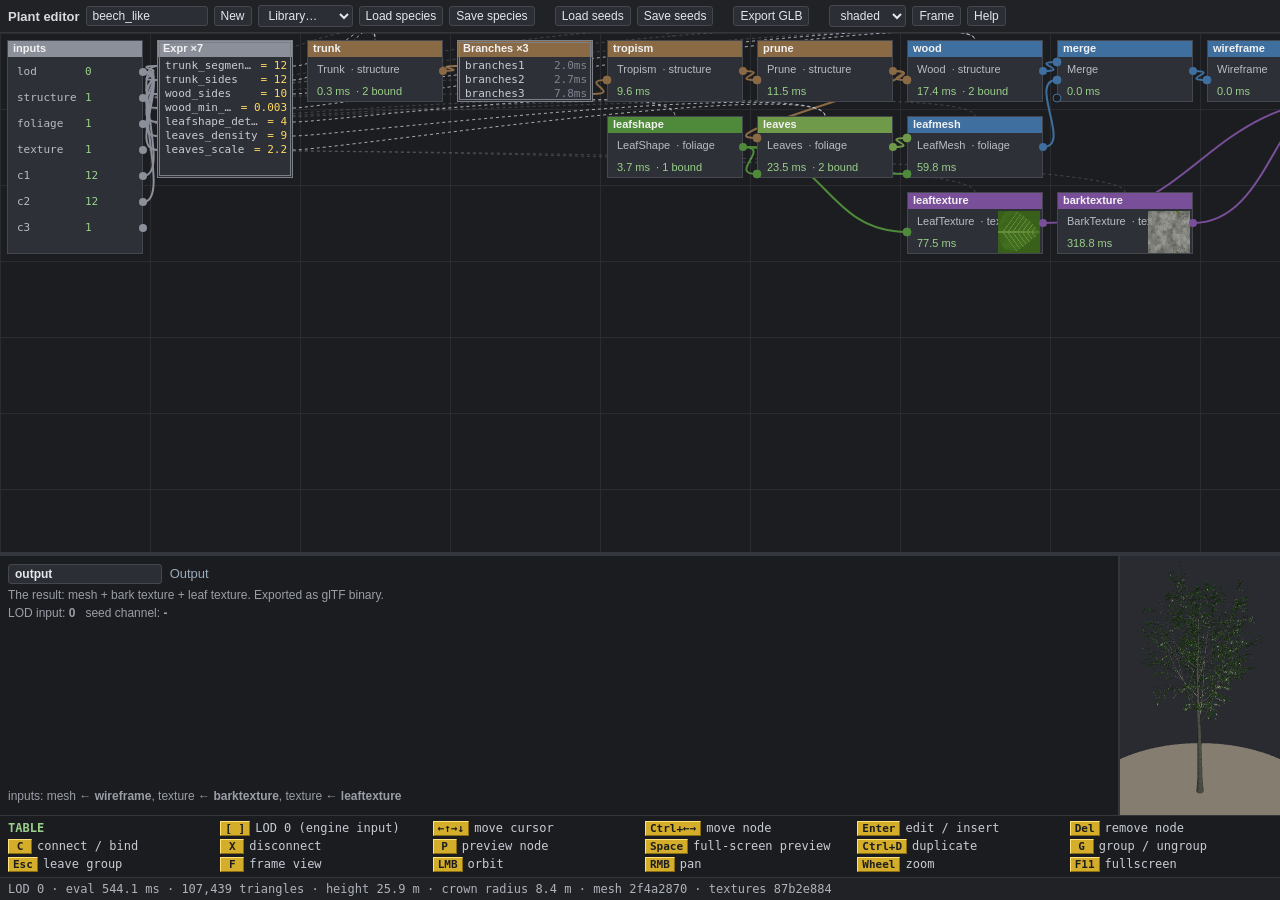
<file: tools/plant_editor/index.html>
<!doctype html>
<html lang="en">
<head>
<meta charset="utf-8">
<title>Plant editor</title>
<link rel="stylesheet" href="plant_editor.css">
</head>
<body>
<div id="toolbar">
  <b>Plant editor</b>
  <input id="title" title="species name" size="14">
  <button id="btn_new">New</button>
  <select id="library" title="built-in species"><option value="">Library…</option></select>
  <button id="btn_load">Load species</button>
  <button id="btn_save">Save species</button>
  <span class="sep"></span>
  <button id="btn_load_seeds">Load seeds</button>
  <button id="btn_save_seeds">Save seeds</button>
  <span class="sep"></span>
  <button id="btn_glb">Export GLB</button>
  <span class="sep"></span>
  <select id="view_mode" title="view mode"><option value="0">shaded</option><option value="1">albedo</option><option value="2">normals</option></select>
  <button id="btn_frame" title="frame view (F)">Frame</button>
  <button id="btn_help">Help</button>
</div>
<canvas id="graph"></canvas>
<div id="splitter" title="drag to resize"></div>
<div id="main">
  <div id="inspector"></div>
  <div id="center">
    <canvas id="view"></canvas>
  </div>
</div>
<div id="keybar"></div>
<div id="status"></div>
<div id="help" class="hidden"><pre id="help_text"></pre></div>
<script src="js/rng.js"></script>
<script src="js/vec.js"></script>
<script src="js/plant.js"></script>
<script src="js/texture.js"></script>
<script src="js/expr.js"></script>
<script src="js/ops.js"></script>
<script src="js/graph.js"></script>
<script src="js/species.js"></script>
<script src="js/view.js"></script>
<script src="js/gltf.js"></script>
<script src="js/editor.js"></script>
<script src="js/main.js"></script>
</body>
</html>
</file>
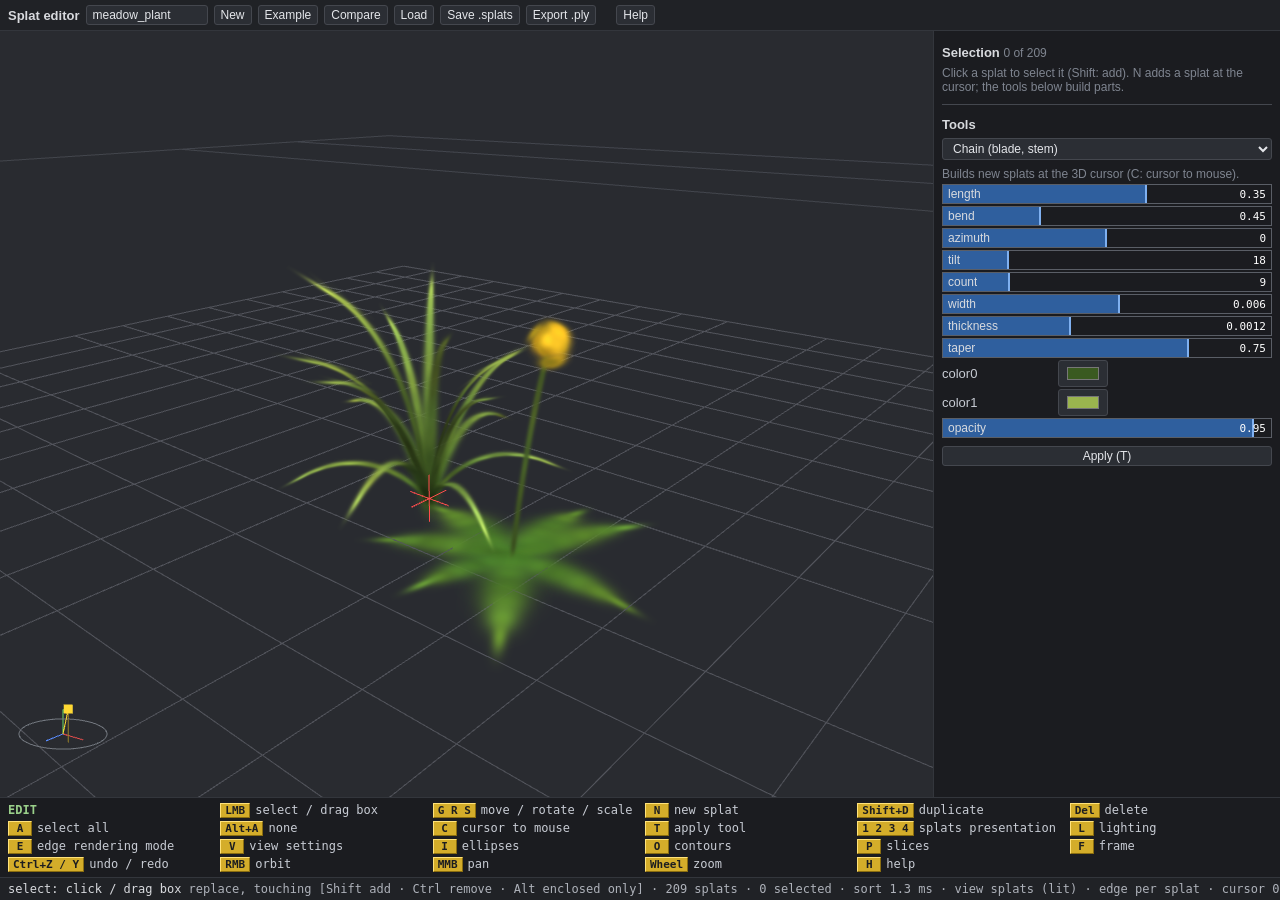
<file: tools/splat_editor/index.html>
<!doctype html>
<html lang="en">
<head>
<meta charset="utf-8">
<title>Splat editor</title>
<link rel="stylesheet" href="splat_editor.css">
</head>
<body>
<div id="toolbar">
  <b>Splat editor</b>
  <input id="title" title="model name" size="14">
  <button id="btn_new">New</button>
  <button id="btn_default">Example</button>
  <button id="btn_compare" title="four copies side by side, one per edge mode">Compare</button>
  <button id="btn_load" title=".splats or .ply">Load</button>
  <button id="btn_save">Save .splats</button>
  <button id="btn_ply">Export .ply</button>
  <span class="sep"></span>
  <button id="btn_help">Help</button>
</div>
<div id="main">
  <canvas id="view" tabindex="0"></canvas>
  <div id="toast"></div>
  <!-- View settings (V): hidden by default, over the top left of the viewport -->
  <div id="viewset" class="hidden">
    <div class="vs_title">View settings <span class="hint">V or Esc closes</span></div>
    <div class="vs_row"><span class="pname">splats presentation</span>
      <select id="view_mode" title="1 / 2 / 3 / 4"><option value="0">1 splats</option><option value="1">2 ellipses</option><option value="2">3 centres</option><option value="3">4 lines</option></select></div>
    <div class="vs_row"><span class="pname">edge rendering mode</span>
      <select id="edge" title="E: how the splats' hardness shapes their edge">
        <option value="-1">per splat</option>
        <option value="0">all Gaussian</option><option value="1">all saturated</option>
        <option value="2">all generalized</option><option value="3">all cut-off</option>
      </select></div>
    <div class="vs_row"><span class="pname">lighting</span><button id="btn_lit" title="L: sun lighting of flat splats">Lighting (L)</button></div>
    <div class="vs_row"><span class="pname">ground grid</span><button id="btn_grid">Grid</button></div>
    <div class="vs_row"><span class="pname">selection</span>
      <button id="btn_ell" title="I: ellipses of the selected splats and of the hover highlight">Ellipses (I)</button>
      <button id="btn_outline" title="O: contours (outlines) around the selected splats">Contours (O)</button></div>
    <div class="vs_row" title="selection outline: where the coverage (final alpha, as drawn) of the selected splats falls to this level; right = lower level = larger contour">
      <span class="pname">outline close</span><input id="outline_k" type="range" min="0" max="100" step="1"> <span id="outline_val"></span></div>
    <div class="vs_row" title="outermost selection outline (coverage level); the third one lies between, at the geometric mean of close and far">
      <span class="pname">outline far</span><input id="outline_far" type="range" min="0" max="100" step="1"> <span id="outline_far_val"></span></div>
    <div class="vs_row"><span class="pname">slices</span><button id="btn_slices" title="P: additional ellipses (slices) parallel to the main ones, in the ellipses presentation and on the selection">Slices (P)</button></div>
    <div class="vs_row" title="distance on screen between the slices, from the main ellipse outwards">
      <span class="pname">slice distance</span><input id="slice_px" type="range" min="6" max="80" step="1" value="20"> <span id="slice_val"></span></div>
  </div>
  <div id="panel">
    <div id="selection"></div>
    <div id="tools"></div>
  </div>
</div>
<div id="box" class="hidden"></div>
<div id="keybar"></div>
<div id="status"></div>
<div id="help" class="hidden"><pre id="help_text"></pre></div>
<script src="../plant_editor/js/rng.js"></script>
<script src="../plant_editor/js/vec.js"></script>
<script src="js/quat.js"></script>
<script src="js/splats.js"></script>
<script src="js/render.js"></script>
<script src="js/ui.js"></script>
<script src="js/main.js"></script>
</body>
</html>
</file>
<file: tools/plant_editor/plant_editor.css>
html, body { margin: 0; height: 100%; background: #16171a; color: #d8dade; font: 13px sans-serif; overflow: hidden; }
body { display: flex; flex-direction: column; }
button, select, input { background: #2b2e34; color: #e4e6ea; border: 1px solid #44474e; border-radius: 3px; font: 12px sans-serif; padding: 2px 6px; }
button:hover { background: #363a42; }
#toolbar { display: flex; align-items: center; gap: 6px; padding: 5px 8px; background: #202226; border-bottom: 1px solid #33363c; flex: none; }
#toolbar .sep { width: 8px; }
#graph { flex: 2 1 0; min-height: 60px; width: 100%; display: block; outline: none; border-bottom: 1px solid #33363c; }
#graph:focus { box-shadow: inset 0 0 0 1px #4a6f9a; }
/* Border between table and bottom part: thick blue on hover, drag with the left mouse button. */
#splitter { flex: none; height: 3px; background: #33363c; cursor: row-resize; }
#splitter:hover, #splitter.drag { height: 7px; margin: -2px 0; background: #3d84e6; position: relative; z-index: 3; }
body.fullview #splitter { display: none; }
#main { flex: 1 1 0; display: flex; min-height: 0; }
#inspector { flex: 1; min-width: 0; box-sizing: border-box; overflow: hidden; display: flex; flex-direction: column; padding: 8px; border-right: 1px solid #33363c; background: #1b1c20; }
#center { position: relative; width: 12.5%; flex: none; display: flex; flex-direction: column; min-width: 0; border-left: 1px solid #33363c; }
/* Space: the preview takes the whole window above the key bar. */
body.fullview #graph, body.fullview #inspector { display: none; }
body.fullview #center { flex: 1; width: auto; border: none; }
#view { flex: 1; width: 100%; min-height: 0; display: block; cursor: grab; }
#variants { flex: none; display: flex; gap: 4px; padding: 4px; background: #1b1c20; border-top: 1px solid #33363c; overflow-x: auto; }
#variants canvas { width: 112px; height: 112px; border: 1px solid #33363c; cursor: pointer; }
#variants canvas:hover { border-color: #ffd860; }
#side { width: 300px; flex: none; padding: 8px; border-left: 1px solid #33363c; background: #1b1c20; overflow-y: auto; }
#side h3 { margin: 0 0 6px; font-size: 13px; }
.seed-row { display: flex; align-items: center; gap: 3px; margin: 3px 0; }
.seed-row label:first-child { width: 62px; }
.seed-row input[type=number] { width: 90px; }
.seed-row .lock { font-size: 11px; color: #9a9ea6; }
.chip { display: inline-block; margin: 2px; padding: 1px 6px; background: #2b2e34; border: 1px solid #44474e; border-radius: 9px; cursor: pointer; font: 11px monospace; }
.chip:hover { border-color: #ffd860; }
#keybar { flex: none; display: grid; grid-template-columns: repeat(auto-fill, minmax(190px, 1fr)); gap: 3px 10px; padding: 5px 8px;
          background: #1b1c20; border-top: 1px solid #33363c; font: 12px monospace; color: #c8ccd4; }
#keybar .slot { white-space: nowrap; overflow: hidden; text-overflow: ellipsis; }
#keybar .mode { color: #9ad08a; font-weight: bold; }
#keybar kbd { display: inline-block; min-width: 14px; padding: 0 4px; margin-right: 5px; text-align: center; font: bold 11px monospace;
              color: #1c1d20; background: #d4ad2a; border: 1px solid; border-color: #ffe27a #8a6d10 #8a6d10 #ffe27a; }
#status { flex: none; padding: 4px 8px; background: #202226; border-top: 1px solid #33363c; font: 12px monospace; color: #aeb2ba; white-space: nowrap; overflow: hidden; }
.hint { color: #7f8590; font-size: 12px; }
.insp-head .name { width: 140px; font-weight: bold; }
.insp-head .op { color: #9ab; margin-left: 4px; }
.desc { color: #9a9ea6; font-size: 12px; margin: 4px 0; }
.err { color: #e0705c; margin: 4px 0; }
table.params { border-collapse: collapse; width: 100%; margin-top: 6px; }
table.params th { text-align: left; font-weight: normal; color: #7f8590; font-size: 11px; }
table.params td { padding: 1px 2px; white-space: nowrap; }
table.params tr.sel td { background: #3a3420; }
table.params input[type=range] { width: 100px; vertical-align: middle; }
table.params input.num { width: 58px; }
table.params td.now { color: #9ad08a; font: 11px monospace; }
#help { position: fixed; left: 40px; right: 40px; top: 50px; bottom: 40px; background: #1d1f23; border: 1px solid #4a4e56; overflow: auto; padding: 10px; z-index: 10; }
#help pre { font: 12px monospace; margin: 0; }
.hidden { display: none; }
.instance { margin-top: 10px; padding-top: 6px; border-top: 1px solid #33363c; }
table.params input.text { width: 230px; font-family: monospace; }

/* Parameter rows: wrap into columns (column-first); numeric values as slider bars. */
/* Like text in newspaper columns: fill the first column to the bottom of the panel, then the next; columns of
   310 px, more columns scroll sideways. */
.pgrid { flex: 1 1 0; min-height: 0; column-width: 310px; column-fill: auto; column-gap: 18px; column-rule: 1px dotted #4a4e56; margin-top: 6px; overflow-x: auto; overflow-y: hidden; }
#inspector > :not(.pgrid) { flex: none; }
.prow { break-inside: avoid; margin-bottom: 3px; display: flex; flex-wrap: wrap; align-items: center; gap: 4px; padding: 1px 3px; min-height: 22px; }
.prow.sel { background: #3a3420; }
.pval { display: flex; align-items: center; gap: 4px; flex: 1; min-width: 0; }
.pname { width: 110px; flex: none; color: #c8ccd4; overflow: hidden; text-overflow: ellipsis; white-space: nowrap; }
.sbar { position: relative; flex: 1; min-width: 120px; height: 18px; border: 1px solid #5a5e66; background: transparent; cursor: ew-resize; user-select: none; }
.sbar:hover, .sbar.drag { border-color: #8fb4e8; }
.sfill { position: absolute; left: 0; top: 0; bottom: 0; background: #2f5f9e; border-right: 2px solid #7fb0f0; box-sizing: border-box; }
.stext { position: absolute; left: 5px; right: 5px; top: 0; bottom: 0; display: flex; justify-content: space-between; align-items: center; font-size: 12px; pointer-events: none; }
.stext b { font: 11px monospace; color: #fff; }
.sedit { position: absolute; inset: 0; width: 100%; box-sizing: border-box; }
.pm { color: #7f8590; font-size: 11px; }
.prow input.vari { width: 46px; }
.prow .now { width: 52px; text-align: right; color: #9ad08a; font: 11px monospace; }
.prow input.text { flex: 1; font-family: monospace; }
.pgrid.separate .pgroup + .pgroup { break-before: column; margin-top: 0; padding-top: 0; border-top: none; }
.pgrid.magnetic .pgroup { break-inside: avoid; }   /* dropped by the editor when it would need more columns */
.pgroup + .pgroup { margin-top: 9px; padding-top: 9px; border-top: 1px solid #44474e; }
.stext span { overflow: hidden; text-overflow: ellipsis; white-space: nowrap; margin-right: 6px; min-width: 0; }
.stext b { flex: none; }
.lodlabels { position: absolute; inset: 0; pointer-events: none; }
.lodlabels span { position: absolute; transform: translateX(-50%); font: 12px monospace; color: #c8ccd4; white-space: nowrap; }
</file>
<file: tools/splat_editor/splat_editor.css>
html, body { margin: 0; height: 100%; background: #16171a; color: #d8dade; font: 13px sans-serif; overflow: hidden; }
body { display: flex; flex-direction: column; }
button, select, input { background: #2b2e34; color: #e4e6ea; border: 1px solid #44474e; border-radius: 3px; font: 12px sans-serif; padding: 2px 6px; }
button:hover { background: #363a42; }
button.on { background: #2f5f9e; border-color: #7fb0f0; }
#toolbar { display: flex; align-items: center; gap: 6px; padding: 5px 8px; background: #202226; border-bottom: 1px solid #33363c; flex: none; }
#toolbar .sep { width: 8px; }
#toolbar { flex-wrap: wrap; row-gap: 4px; }
#toolbar > * { white-space: nowrap; flex: none; }
.tlabel { display: flex; align-items: center; gap: 4px; font-size: 12px; color: #c8ccd4; }
.tlabel input[type=range] { width: 90px; padding: 0; }
#slice_val, #outline_val, #outline_far_val { min-width: 42px; font: 11px monospace; text-align: right; }
#main { flex: 1; display: flex; min-height: 0; position: relative; }
#viewset { position: absolute; left: 10px; top: 10px; z-index: 4; background: rgba(27, 28, 32, 0.94); border: 1px solid #4a4e56;
           padding: 8px 10px; min-width: 300px; }
.vs_title { font-weight: bold; margin-bottom: 6px; }
.vs_row { display: flex; align-items: center; gap: 6px; margin: 4px 0; }
.vs_row select { flex: 1; }
.vs_row input[type=range] { flex: 1; padding: 0; }
#view { flex: 1; min-width: 0; display: block; outline: none; cursor: crosshair; }
#panel { width: 330px; flex: none; overflow-y: auto; padding: 8px; border-left: 1px solid #33363c; background: #1b1c20; }
#panel h3 { margin: 6px 0; font-size: 13px; }
#panel select { width: 100%; margin-bottom: 4px; }
#tools { margin-top: 10px; padding-top: 6px; border-top: 1px solid #44474e; }
#tools button { margin-top: 6px; width: 100%; }
.hint { color: #7f8590; font-size: 12px; font-weight: normal; margin: 3px 0; }
.pgroup { margin: 4px 0 8px; }
.gtitle { color: #9a9ea6; font-size: 11px; margin-bottom: 2px; }
.sbar { position: relative; height: 18px; margin: 2px 0; border: 1px solid #5a5e66; cursor: ew-resize; user-select: none; }
.sbar:hover, .sbar.drag { border-color: #8fb4e8; }
.sfill { position: absolute; left: 0; top: 0; bottom: 0; background: #2f5f9e; border-right: 2px solid #7fb0f0; box-sizing: border-box; }
.stext { position: absolute; left: 5px; right: 5px; top: 0; bottom: 0; display: flex; justify-content: space-between; align-items: center; pointer-events: none; font-size: 12px; }
.stext span { overflow: hidden; text-overflow: ellipsis; white-space: nowrap; margin-right: 6px; min-width: 0; }
.stext b { flex: none; font: 11px monospace; color: #fff; }
.sedit { position: absolute; inset: 0; width: 100%; box-sizing: border-box; }
.crow { display: flex; align-items: center; gap: 6px; margin: 2px 0; }
.pname { min-width: 110px; color: #c8ccd4; }
#keybar { flex: none; box-sizing: border-box; align-content: start; overflow: hidden; display: grid; grid-template-columns: repeat(auto-fill, minmax(200px, 1fr)); gap: 3px 10px; padding: 5px 8px;
          background: #1b1c20; border-top: 1px solid #33363c; font: 12px monospace; color: #c8ccd4; }
#keybar .slot { white-space: nowrap; overflow: hidden; text-overflow: ellipsis; }
#keybar .mode { color: #9ad08a; font-weight: bold; }
#keybar kbd { display: inline-block; min-width: 14px; padding: 0 4px; margin-right: 5px; text-align: center; font: bold 11px monospace;
              color: #1c1d20; background: #d4ad2a; border: 1px solid; border-color: #ffe27a #8a6d10 #8a6d10 #ffe27a; }
#status { flex: none; padding: 4px 8px; background: #202226; border-top: 1px solid #33363c; font: 12px monospace; color: #aeb2ba; white-space: nowrap; overflow: hidden; }
#help { position: fixed; left: 40px; right: 40px; top: 50px; bottom: 40px; background: #1d1f23; border: 1px solid #4a4e56; overflow: auto; padding: 10px; z-index: 10; }
#help pre { font: 12px monospace; margin: 0; }
.hidden { display: none !important; }
#box { position: fixed; pointer-events: none; z-index: 5; border: 1px dashed #e8e8e8; background: rgba(255, 255, 255, 0.05); }
#box.enclosed { border-style: solid; }
#box.add { border-color: #8fe08a; background: rgba(120, 220, 110, 0.07); }
#box.remove { border-color: #f08a7a; background: rgba(240, 120, 100, 0.07); }
#status b { color: #d8dade; font-weight: normal; }
#status b.on { color: #1c1d20; background: #d4ad2a; padding: 0 3px; }
#toast { position: absolute; bottom: 24px; transform: translateX(-50%); z-index: 3; pointer-events: none; opacity: 0; white-space: nowrap;
         font: bold 26px sans-serif; color: #a01c1c; }
.vs_row .pname { width: 150px; min-width: 150px; flex: none; }
</file>
